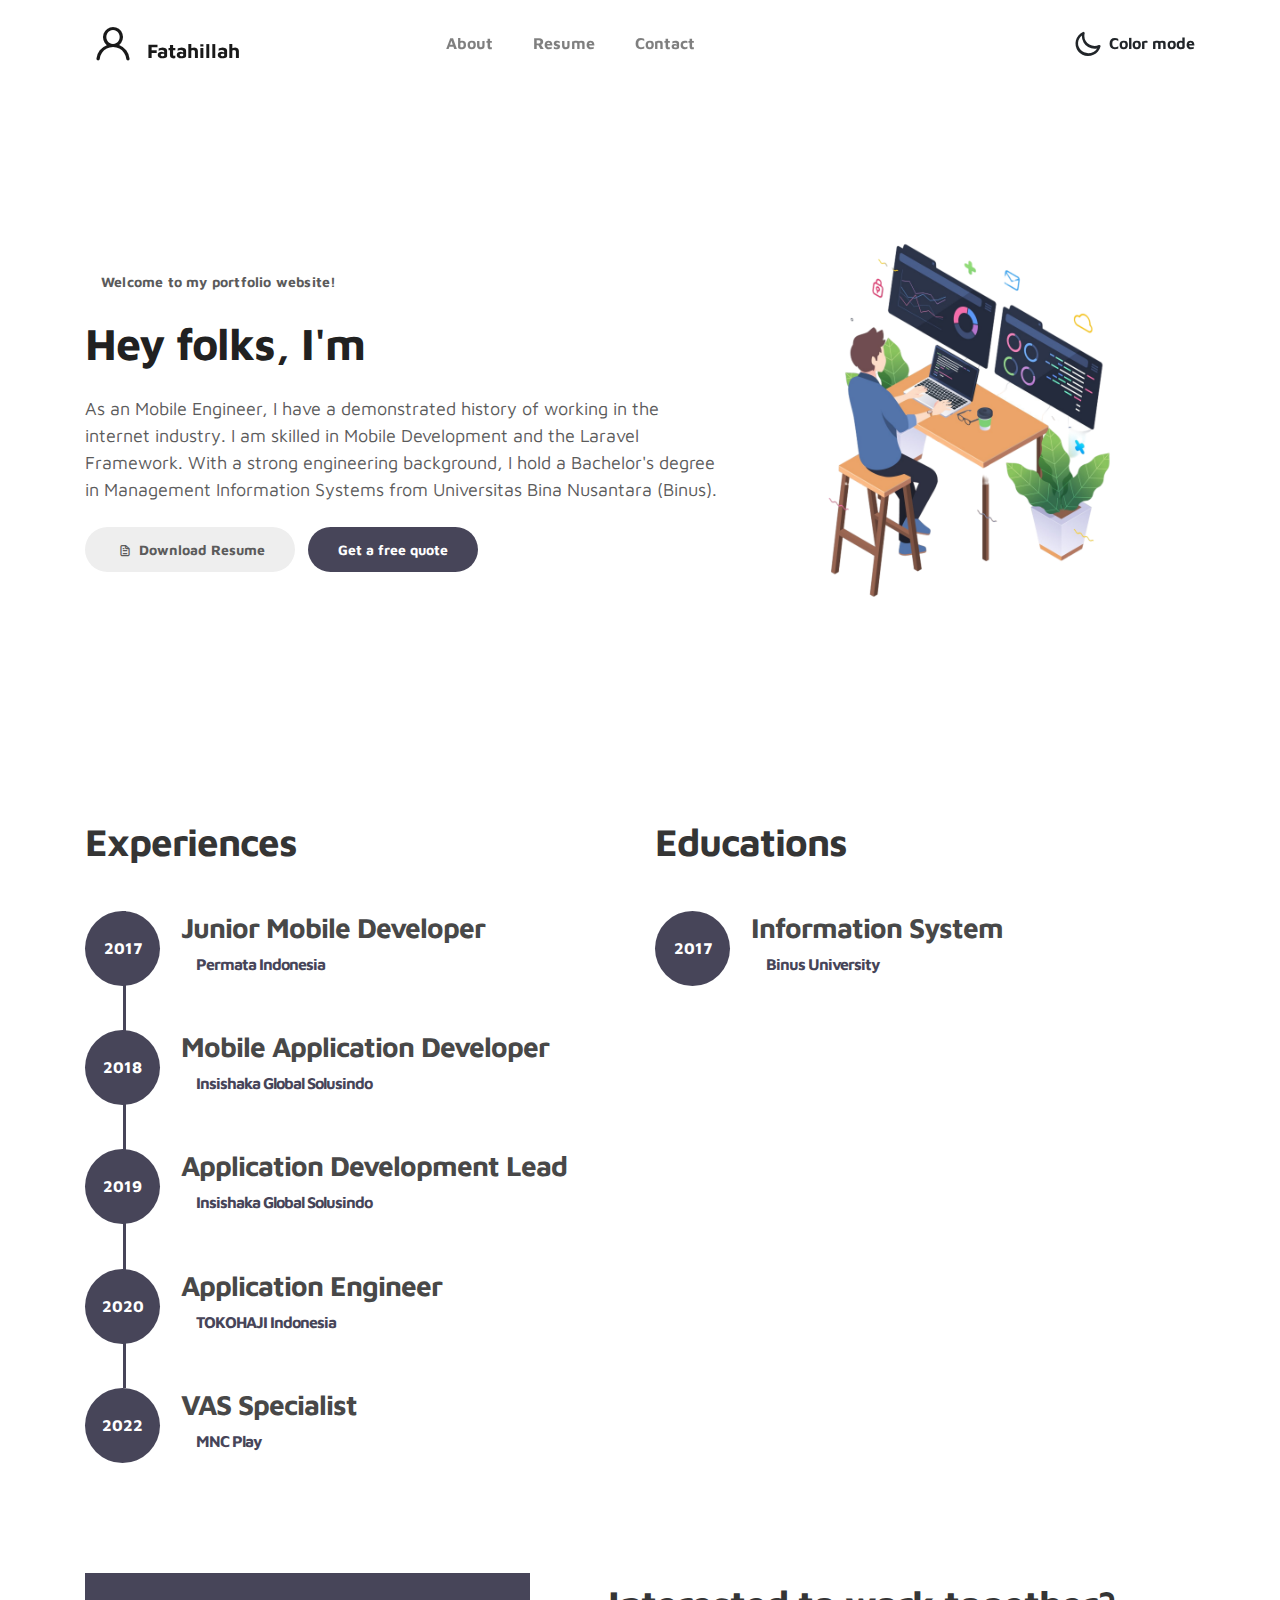
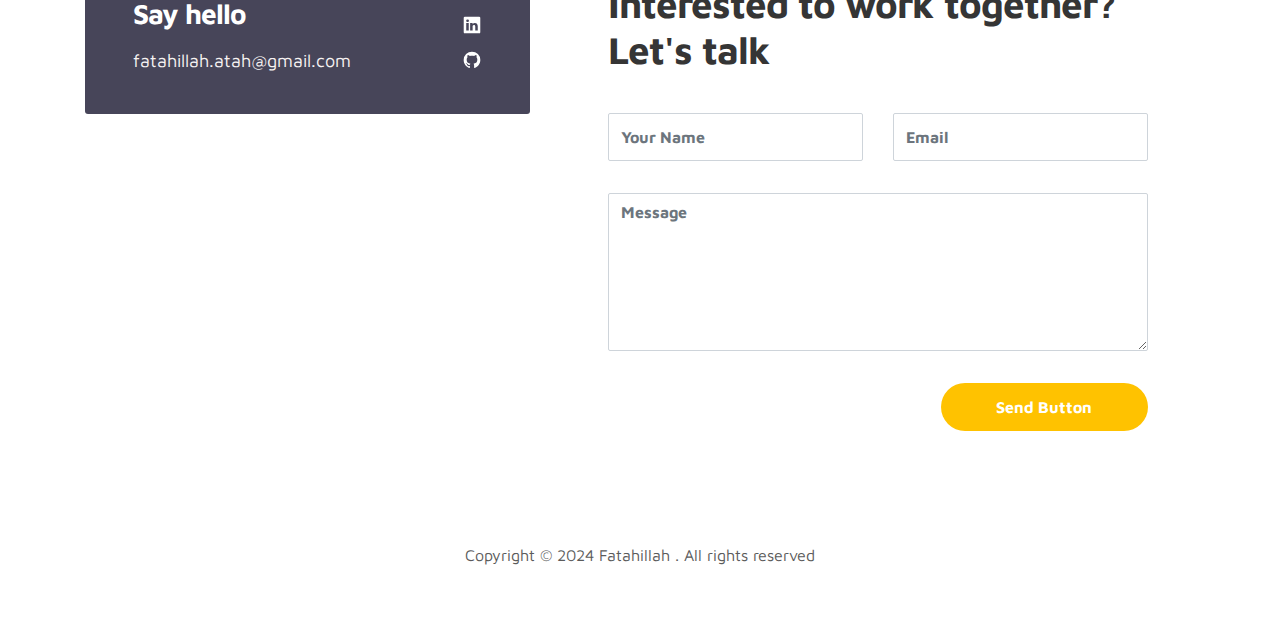
<file: index.html>
<!doctype html>
<html lang="en">
  <head>
    <meta charset="utf-8">
    <meta name="viewport" content="width=device-width, initial-scale=1, shrink-to-fit=no">
    <meta name="description" content="">
    <meta name="author" content="">

    <title>Fatahillah | Portofolio</title>

    <link rel="stylesheet" href="css/bootstrap.min.css">
    <link rel="stylesheet" href="css/unicons.css">
    <link rel="stylesheet" href="css/owl.carousel.min.css">
    <link rel="stylesheet" href="css/owl.theme.default.min.css">

    <!-- MAIN STYLE -->
    <link rel="stylesheet" href="css/tooplate-style.css">
    
<!--

Tooplate 2115 Marvel

https://www.tooplate.com/view/2115-marvel

-->
  </head>
  <body>

    <!-- MENU -->
    <nav class="navbar navbar-expand-sm navbar-light">
        <div class="container">
            <a class="navbar-brand" href="index.html"><i class='uil uil-user'></i> Fatahillah</a>

            <button class="navbar-toggler" type="button" data-toggle="collapse" data-target="#navbarNav" aria-controls="navbarNav" aria-expanded="false"
                aria-label="Toggle navigation">
                <span class="navbar-toggler-icon"></span>
                <span class="navbar-toggler-icon"></span>
                <span class="navbar-toggler-icon"></span>
            </button>

            <div class="collapse navbar-collapse" id="navbarNav">
                <ul class="navbar-nav mx-auto">
                    <li class="nav-item">
                        <a href="#about" class="nav-link"><span data-hover="About">About</span></a>
                    </li>
                    <!-- <li class="nav-item">
                        <a href="#project" class="nav-link"><span data-hover="Projects">Projects</span></a>
                    </li> -->
                    <li class="nav-item">
                        <a href="#resume" class="nav-link"><span data-hover="Resume">Resume</span></a>
                    </li>
                    <li class="nav-item">
                        <a href="#contact" class="nav-link"><span data-hover="Contact">Contact</span></a>
                    </li>
                </ul>

                <ul class="navbar-nav ml-lg-auto">
                    <div class="ml-lg-4">
                      <div class="color-mode d-lg-flex justify-content-center align-items-center">
                        <i class="color-mode-icon"></i>
                        Color mode
                      </div>
                    </div>
                </ul>
            </div>
        </div>
    </nav>

    <!-- ABOUT -->
    <section class="about full-screen d-lg-flex justify-content-center align-items-center" id="about">
        <div class="container">
            <div class="row">
                
                <div class="col-lg-7 col-md-12 col-12 d-flex align-items-center">
                    <div class="about-text">
                        <small class="small-text">Welcome to <span class="mobile-block">my portfolio website!</span></small>
                        <h1 class="animated animated-text">
                            <span class="mr-2">Hey folks, I'm</span>
                                <div class="animated-info">
                                    <span class="animated-item">Fatahillah</span>
                                    <span class="animated-item">Mobile Dev</span>
                                    <span class="animated-item">Web Dev</span>
                                </div>
                        </h1>

                        <p>As an Mobile Engineer, I have a demonstrated history of working in the internet industry. I am skilled in Mobile Development and the Laravel Framework. With a strong engineering background, I hold a Bachelor's degree in Management Information Systems from Universitas Bina Nusantara (Binus).</p>
                        
                        <div class="custom-btn-group mt-4">
                          <a href="doc/resume.pdf" target="_blank" class="btn mr-lg-2 custom-btn"><i class='uil uil-file-alt'></i> Download Resume</a>
                          <a href="#contact" class="btn custom-btn custom-btn-bg custom-btn-link">Get a free quote</a>
                        </div>
                    </div>
                </div>

                <div class="col-lg-5 col-md-12 col-12">
                    <div class="about-image svg">
                        <img src="images/undraw/intro_illustrator.png" class="img-fluid" alt="svg image">
                    </div>
                </div>

            </div>
        </div>
    </section>

    <!-- PROJECTS
    <section class="project py-5" id="project">
        <div class="container">
                
                <div class="row">
                  <div class="col-lg-11 text-center mx-auto col-12">

                      <div class="col-lg-8 mx-auto">
                        <h2>Things I have designed for digital media agencies</h2>
                      </div>

                      <div class="owl-carousel owl-theme">
                        <div class="item">
                          <div class="project-info">
                            <img src="images/project/project-image01.png" class="img-fluid" alt="project image">
                          </div>
                        </div>

                        <div class="item">
                          <div class="project-info">
                            <img src="images/project/project-image02.png" class="img-fluid" alt="project image">
                          </div>
                        </div>

                        <div class="item">
                          <div class="project-info">
                            <img src="images/project/project-image03.png" class="img-fluid" alt="project image">
                          </div>
                        </div>

                        <div class="item">
                          <div class="project-info">
                            <img src="images/project/project-image04.png" class="img-fluid" alt="project image">
                          </div>
                        </div>

                        <div class="item">
                          <div class="project-info">
                            <img src="images/project/project-image05.png" class="img-fluid" alt="project image">
                          </div>
                        </div>
                      </div>

                  </div>
                </div>
        </div>
    </section> -->

    <!-- FEATURES -->
    <section class="resume py-5 d-lg-flex justify-content-center align-items-center" id="resume">
        <div class="container">
            <div class="row">

                <div class="col-lg-6 col-12">
                  <h2 class="mb-4">Experiences</h2>

                    <div class="timeline">
                        <div class="timeline-wrapper">
                             <div class="timeline-yr">
                                  <span>2017</span>
                             </div>
                             <div class="timeline-info">
                                  <h3><span>Junior Mobile Developer</span><small>Permata Indonesia</small></h3>
                             </div>
                        </div>

                        <div class="timeline-wrapper">
                            <div class="timeline-yr">
                                <span>2018</span>
                            </div>
                            <div class="timeline-info">
                                <h3><span>Mobile Application Developer</span><small>Insishaka Global Solusindo</small></h3>
                            </div>
                        </div>

                        <div class="timeline-wrapper">
                            <div class="timeline-yr">
                                <span>2019</span>
                            </div>
                            <div class="timeline-info">
                                <h3><span>Application Development Lead</span><small>Insishaka Global Solusindo</small></h3>
                            </div>
                        </div>
                        
                        <div class="timeline-wrapper">
                            <div class="timeline-yr">
                                <span>2020</span>
                            </div>
                            <div class="timeline-info">
                                <h3><span>Application Engineer<br><small>TOKOHAJI Indonesia</small></h3>
                            </div>
                        </div>

                        <div class="timeline-wrapper">
                          <div class="timeline-yr">
                              <span>2022</span>
                          </div>
                          <div class="timeline-info">
                              <h3><span>VAS Specialist<br><small>MNC Play</small></h3>
                          </div>
                      </div>

                    </div>
                </div>

                <div class="col-lg-6 col-12">
                  <h2 class="mb-4 mobile-mt-2">Educations</h2>

                    <div class="timeline">
                        <div class="timeline-wrapper">
                             <div class="timeline-yr">
                                  <span>2017</span>
                             </div>
                             <div class="timeline-info">
                                  <h3><span>Information System</span><br><small>Binus University</small></h3>
                             </div>
                        </div>
                    </div>
                </div>
                
            </div>
        </div>
    </section>

    <!-- CONTACT -->
    <section class="contact py-5" id="contact">
      <div class="container">
        <div class="row">
          
          <div class="col-lg-5 mr-lg-5 col-12">
            <div class="contact-info d-flex justify-content-between align-items-center py-4 px-lg-5">
                <div class="contact-info-item">
                  <h3 class="mb-3 text-white">Say hello</h3>
                  <p><a href="mailto:hello@company.co">fatahillah.atah@gmail.com</a></p>
                </div>

                <ul class="social-links">
                     <li><a href="https://linkedin.com/in/fatahillah-bayzuri-hasyim" target="_blank" class="uil uil-linkedin" data-toggle="tooltip" data-placement="left" title="LinkedIn"></a></li>
                     <li><a href="https://github.com/atahfatahillah" target="_blank" class="uil mdi-github" data-toggle="tooltip" data-placement="left" title="Github"></a></li>
                </ul>
            </div>
          </div>

          <div class="col-lg-6 col-12">
            <div class="contact-form">
              <h2 class="mb-4">Interested to work together? Let's talk</h2>

              <form action="mailto:fatahillah.atah@gmail.com" method="post">
                <div class="row">
                  <div class="col-lg-6 col-12">
                    <input type="text" class="form-control" name="name" placeholder="Your Name" id="name">
                  </div>

                  <div class="col-lg-6 col-12">
                    <input type="email" class="form-control" name="email" placeholder="Email" id="email">
                  </div>

                  <div class="col-12">
                    <textarea name="message" rows="6" class="form-control" id="message" placeholder="Message"></textarea>
                  </div>

                  <div class="ml-lg-auto col-lg-5 col-12">
                    <input type="submit" class="form-control submit-btn" value="Send Button">
                  </div>
                </div>
              </form>
            </div>
          </div>

        </div>
      </div>
    </section>

    <!-- FOOTER -->
     <footer class="footer py-5">
          <div class="container">
               <div class="row">

                    <div class="col-lg-12 col-12">                                
                        <p class="copyright-text text-center">Copyright &copy; 2024 Fatahillah . All rights reserved</p>
                    </div>
                    
               </div>
          </div>
     </footer>

    <script src="js/jquery-3.3.1.min.js"></script>
    <script src="js/popper.min.js"></script>
    <script src="js/bootstrap.min.js"></script>
    <script src="js/Headroom.js"></script>
    <script src="js/jQuery.headroom.js"></script>
    <script src="js/owl.carousel.min.js"></script>
    <script src="js/smoothscroll.js"></script>
    <script src="js/custom.js"></script>

  </body>
</html>
</file>
<file: css/unicons.css>
@font-face {
  font-family: 'unicons';
  src: url('../font/unicons.eot?42479262');
  src: url('../font/unicons.eot?42479262#iefix') format('embedded-opentype'),
       url('../font/unicons.woff2?42479262') format('woff2'),
       url('../font/unicons.woff?42479262') format('woff'),
       url('../font/unicons.ttf?42479262') format('truetype'),
       url('../font/unicons.svg?42479262#unicons') format('svg');
  font-weight: normal;
  font-style: normal;
}
/* Chrome hack: SVG is rendered more smooth in Windozze. 100% magic, uncomment if you need it. */
/* Note, that will break hinting! In other OS-es font will be not as sharp as it could be */
/*
@media screen and (-webkit-min-device-pixel-ratio:0) {
  @font-face {
    font-family: 'unicons';
    src: url('../font/unicons.svg?42479262#unicons') format('svg');
  }
}
*/
 
 [class^="uil-"]:before, [class*=" uil-"]:before {
  font-family: "unicons";
  font-style: normal;
  font-weight: normal;
  speak: none;
 
  display: inline-block;
  text-decoration: inherit;
  width: 1em;
  margin-right: .2em;
  text-align: center;
  /* opacity: .8; */
 
  /* For safety - reset parent styles, that can break glyph codes*/
  font-variant: normal;
  text-transform: none;
 
  /* fix buttons height, for twitter bootstrap */
  line-height: 1em;
 
  /* Animation center compensation - margins should be symmetric */
  /* remove if not needed */
  margin-left: .2em;
 
  /* you can be more comfortable with increased icons size */
  /* font-size: 120%; */
 
  /* Font smoothing. That was taken from TWBS */
  -webkit-font-smoothing: antialiased;
  -moz-osx-font-smoothing: grayscale;
 
  /* Uncomment for 3D effect */
  /* text-shadow: 1px 1px 1px rgba(127, 127, 127, 0.3); */
}
 
.uil-abacus:before { content: '\e800'; } /* '' */
.uil-accessible-icon-alt:before { content: '\e801'; } /* '' */
.uil-adjust-alt:before { content: '\e802'; } /* '' */
.uil-adjust-circle:before { content: '\e803'; } /* '' */
.uil-adjust-half:before { content: '\e804'; } /* '' */
.uil-adjust:before { content: '\e805'; } /* '' */
.uil-airplay:before { content: '\e806'; } /* '' */
.uil-align-alt:before { content: '\e807'; } /* '' */
.uil-align-center-alt:before { content: '\e808'; } /* '' */
.uil-align-center-h:before { content: '\e809'; } /* '' */
.uil-align-center-justify:before { content: '\e80a'; } /* '' */
.uil-align-center-v:before { content: '\e80b'; } /* '' */
.uil-align-center:before { content: '\e80c'; } /* '' */
.uil-align-justify:before { content: '\e80d'; } /* '' */
.uil-align-left-justify:before { content: '\e80e'; } /* '' */
.uil-align-left:before { content: '\e80f'; } /* '' */
.uil-align-letter-right:before { content: '\e810'; } /* '' */
.uil-align-right-justify:before { content: '\e811'; } /* '' */
.uil-align-right:before { content: '\e812'; } /* '' */
.uil-align:before { content: '\e813'; } /* '' */
.uil-ambulance:before { content: '\e814'; } /* '' */
.uil-analysis:before { content: '\e815'; } /* '' */
.uil-analytics:before { content: '\e816'; } /* '' */
.uil-anchor:before { content: '\e817'; } /* '' */
.uil-android-phone-slash:before { content: '\e818'; } /* '' */
.uil-angle-double-down:before { content: '\e819'; } /* '' */
.uil-angle-double-left:before { content: '\e81a'; } /* '' */
.uil-angle-double-right:before { content: '\e81b'; } /* '' */
.uil-angle-double-up:before { content: '\e81c'; } /* '' */
.uil-angle-down:before { content: '\e81d'; } /* '' */
.uil-angle-left:before { content: '\e81e'; } /* '' */
.uil-angle-right-b:before { content: '\e81f'; } /* '' */
.uil-angle-right:before { content: '\e820'; } /* '' */
.uil-angle-up:before { content: '\e821'; } /* '' */
.uil-annoyed-alt:before { content: '\e822'; } /* '' */
.uil-annoyed:before { content: '\e823'; } /* '' */
.uil-apps:before { content: '\e824'; } /* '' */
.uil-archive-alt:before { content: '\e825'; } /* '' */
.uil-archive:before { content: '\e826'; } /* '' */
.uil-arrow-break:before { content: '\e827'; } /* '' */
.uil-arrow-circle-down:before { content: '\e828'; } /* '' */
.uil-arrow-circle-left:before { content: '\e829'; } /* '' */
.uil-arrow-circle-right:before { content: '\e82a'; } /* '' */
.uil-arrow-circle-up:before { content: '\e82b'; } /* '' */
.uil-arrow-compress-h:before { content: '\e82c'; } /* '' */
.uil-arrow-down-left:before { content: '\e82d'; } /* '' */
.uil-arrow-down-right:before { content: '\e82e'; } /* '' */
.uil-arrow-down:before { content: '\e82f'; } /* '' */
.uil-arrow-from-right:before { content: '\e830'; } /* '' */
.uil-arrow-from-top:before { content: '\e831'; } /* '' */
.uil-arrow-growth:before { content: '\e832'; } /* '' */
.uil-arrow-left:before { content: '\e833'; } /* '' */
.uil-arrow-random:before { content: '\e834'; } /* '' */
.uil-arrow-resize-diagonal:before { content: '\e835'; } /* '' */
.uil-arrow-right:before { content: '\e836'; } /* '' */
.uil-arrow-to-bottom:before { content: '\e837'; } /* '' */
.uil-arrow-to-right:before { content: '\e838'; } /* '' */
.uil-arrow-up-left:before { content: '\e839'; } /* '' */
.uil-arrow-up-right:before { content: '\e83a'; } /* '' */
.uil-arrow-up:before { content: '\e83b'; } /* '' */
.uil-arrows-h-alt:before { content: '\e83c'; } /* '' */
.uil-arrows-h:before { content: '\e83d'; } /* '' */
.uil-arrows-left-down:before { content: '\e83e'; } /* '' */
.uil-arrows-maximize:before { content: '\e83f'; } /* '' */
.uil-arrows-merge:before { content: '\e840'; } /* '' */
.uil-arrows-resize-h:before { content: '\e841'; } /* '' */
.uil-arrows-resize-v:before { content: '\e842'; } /* '' */
.uil-arrows-resize:before { content: '\e843'; } /* '' */
.uil-arrows-right-down:before { content: '\e844'; } /* '' */
.uil-arrows-shrink-h:before { content: '\e845'; } /* '' */
.uil-arrows-shrink-v:before { content: '\e846'; } /* '' */
.uil-arrows-up-right:before { content: '\e847'; } /* '' */
.uil-arrows-v-alt:before { content: '\e848'; } /* '' */
.uil-arrows-v:before { content: '\e849'; } /* '' */
.uil-at:before { content: '\e84a'; } /* '' */
.uil-atm-card:before { content: '\e84b'; } /* '' */
.uil-atom:before { content: '\e84c'; } /* '' */
.uil-auto-flash:before { content: '\e84d'; } /* '' */
.uil-award-alt:before { content: '\e84e'; } /* '' */
.uil-award:before { content: '\e84f'; } /* '' */
.uil-baby-carriage:before { content: '\e850'; } /* '' */
.uil-backpack:before { content: '\e851'; } /* '' */
.uil-backspace:before { content: '\e852'; } /* '' */
.uil-backward:before { content: '\e853'; } /* '' */
.uil-bag-alt:before { content: '\e854'; } /* '' */
.uil-bag-slash:before { content: '\e855'; } /* '' */
.uil-bag:before { content: '\e856'; } /* '' */
.uil-ball:before { content: '\e857'; } /* '' */
.uil-ban:before { content: '\e858'; } /* '' */
.uil-bars:before { content: '\e859'; } /* '' */
.uil-basketball-hoop:before { content: '\e85a'; } /* '' */
.uil-basketball:before { content: '\e85b'; } /* '' */
.uil-battery-bolt:before { content: '\e85c'; } /* '' */
.uil-battery-empty:before { content: '\e85d'; } /* '' */
.uil-bed-double:before { content: '\e85e'; } /* '' */
.uil-bed:before { content: '\e85f'; } /* '' */
.uil-bell-school:before { content: '\e860'; } /* '' */
.uil-bell-slash:before { content: '\e861'; } /* '' */
.uil-bill:before { content: '\e862'; } /* '' */
.uil-bitcoin-circle:before { content: '\e863'; } /* '' */
.uil-bitcoin:before { content: '\e864'; } /* '' */
.uil-bluetooth-b:before { content: '\e865'; } /* '' */
.uil-bolt-alt:before { content: '\e866'; } /* '' */
.uil-bolt-slash:before { content: '\e867'; } /* '' */
.uil-bolt:before { content: '\e868'; } /* '' */
.uil-book-alt:before { content: '\e869'; } /* '' */
.uil-book-medical:before { content: '\e86a'; } /* '' */
.uil-book-open:before { content: '\e86b'; } /* '' */
.uil-book-reader:before { content: '\e86c'; } /* '' */
.uil-book:before { content: '\e86d'; } /* '' */
.uil-bookmark-full:before { content: '\e86e'; } /* '' */
.uil-bookmark:before { content: '\e86f'; } /* '' */
.uil-books:before { content: '\e870'; } /* '' */
.uil-boombox:before { content: '\e871'; } /* '' */
.uil-border-alt:before { content: '\e872'; } /* '' */
.uil-border-bottom:before { content: '\e873'; } /* '' */
.uil-border-clear:before { content: '\e874'; } /* '' */
.uil-border-horizontal:before { content: '\e875'; } /* '' */
.uil-border-inner:before { content: '\e876'; } /* '' */
.uil-border-left:before { content: '\e877'; } /* '' */
.uil-border-out:before { content: '\e878'; } /* '' */
.uil-border-right:before { content: '\e879'; } /* '' */
.uil-border-top:before { content: '\e87a'; } /* '' */
.uil-border-vertical:before { content: '\e87b'; } /* '' */
.uil-box:before { content: '\e87c'; } /* '' */
.uil-briefcase-alt:before { content: '\e87d'; } /* '' */
.uil-briefcase:before { content: '\e87e'; } /* '' */
.uil-bright:before { content: '\e87f'; } /* '' */
.uil-brightness-empty:before { content: '\e880'; } /* '' */
.uil-brightness-half:before { content: '\e881'; } /* '' */
.uil-brightness-low:before { content: '\e882'; } /* '' */
.uil-brightness-minus:before { content: '\e883'; } /* '' */
.uil-brightness-plus:before { content: '\e884'; } /* '' */
.uil-brightness:before { content: '\e885'; } /* '' */
.uil-bring-bottom:before { content: '\e886'; } /* '' */
.uil-bring-front:before { content: '\e887'; } /* '' */
.uil-brush-alt:before { content: '\e888'; } /* '' */
.uil-bug:before { content: '\e889'; } /* '' */
.uil-building:before { content: '\e88a'; } /* '' */
.uil-bullseye:before { content: '\e88b'; } /* '' */
.uil-bus-alt:before { content: '\e88c'; } /* '' */
.uil-bus-school:before { content: '\e88d'; } /* '' */
.uil-bus:before { content: '\e88e'; } /* '' */
.uil-calcualtor:before { content: '\e88f'; } /* '' */
.uil-calculator-alt:before { content: '\e890'; } /* '' */
.uil-calendar-alt:before { content: '\e891'; } /* '' */
.uil-calendar-slash:before { content: '\e892'; } /* '' */
.uil-calender:before { content: '\e893'; } /* '' */
.uil-calling:before { content: '\e894'; } /* '' */
.uil-camera-plus:before { content: '\e895'; } /* '' */
.uil-camera-slash:before { content: '\e896'; } /* '' */
.uil-camera:before { content: '\e897'; } /* '' */
.uil-cancel:before { content: '\e898'; } /* '' */
.uil-capsule:before { content: '\e899'; } /* '' */
.uil-capture:before { content: '\e89a'; } /* '' */
.uil-car-sideview:before { content: '\e89b'; } /* '' */
.uil-car-slash:before { content: '\e89c'; } /* '' */
.uil-car-wash:before { content: '\e89d'; } /* '' */
.uil-car:before { content: '\e89e'; } /* '' */
.uil-card-atm:before { content: '\e89f'; } /* '' */
.uil-caret-right:before { content: '\e8a0'; } /* '' */
.uil-cart:before { content: '\e8a1'; } /* '' */
.uil-cell:before { content: '\e8a2'; } /* '' */
.uil-celsius:before { content: '\e8a3'; } /* '' */
.uil-chart-bar-alt:before { content: '\e8a4'; } /* '' */
.uil-chart-bar:before { content: '\e8a5'; } /* '' */
.uil-chart-down:before { content: '\e8a6'; } /* '' */
.uil-chart-growth-alt:before { content: '\e8a7'; } /* '' */
.uil-chart-growth:before { content: '\e8a8'; } /* '' */
.uil-chart-line:before { content: '\e8a9'; } /* '' */
.uil-chart-pie-alt:before { content: '\e8aa'; } /* '' */
.uil-chart-pie:before { content: '\e8ab'; } /* '' */
.uil-chart:before { content: '\e8ac'; } /* '' */
.uil-chat-bubble-user:before { content: '\e8ad'; } /* '' */
.uil-chat-info:before { content: '\e8ae'; } /* '' */
.uil-chat:before { content: '\e8af'; } /* '' */
.uil-check-circle:before { content: '\e8b0'; } /* '' */
.uil-check-square:before { content: '\e8b1'; } /* '' */
.uil-check:before { content: '\e8b2'; } /* '' */
.uil-circle-layer:before { content: '\e8b3'; } /* '' */
.uil-circle:before { content: '\e8b4'; } /* '' */
.uil-circuit:before { content: '\e8b5'; } /* '' */
.uil-clapper-board:before { content: '\e8b6'; } /* '' */
.uil-clipboard-alt:before { content: '\e8b7'; } /* '' */
.uil-clipboard-blank:before { content: '\e8b8'; } /* '' */
.uil-clipboard-notes:before { content: '\e8b9'; } /* '' */
.uil-clipboard:before { content: '\e8ba'; } /* '' */
.uil-clock-eight:before { content: '\e8bb'; } /* '' */
.uil-clock-five:before { content: '\e8bc'; } /* '' */
.uil-clock-nine:before { content: '\e8bd'; } /* '' */
.uil-clock-seven:before { content: '\e8be'; } /* '' */
.uil-clock-ten:before { content: '\e8bf'; } /* '' */
.uil-clock-three:before { content: '\e8c0'; } /* '' */
.uil-clock-two:before { content: '\e8c1'; } /* '' */
.uil-clock:before { content: '\e8c2'; } /* '' */
.uil-closed-captioning:before { content: '\e8c3'; } /* '' */
.uil-cloud-block:before { content: '\e8c4'; } /* '' */
.uil-cloud-bookmark:before { content: '\e8c5'; } /* '' */
.uil-cloud-check:before { content: '\e8c6'; } /* '' */
.uil-cloud-computing:before { content: '\e8c7'; } /* '' */
.uil-cloud-data-connection:before { content: '\e8c8'; } /* '' */
.uil-cloud-database-tree:before { content: '\e8c9'; } /* '' */
.uil-cloud-download:before { content: '\e8ca'; } /* '' */
.uil-cloud-drizzle:before { content: '\e8cb'; } /* '' */
.uil-cloud-exclamation:before { content: '\e8cc'; } /* '' */
.uil-cloud-hail:before { content: '\e8cd'; } /* '' */
.uil-cloud-heart:before { content: '\e8ce'; } /* '' */
.uil-cloud-info:before { content: '\e8cf'; } /* '' */
.uil-cloud-lock:before { content: '\e8d0'; } /* '' */
.uil-cloud-meatball:before { content: '\e8d1'; } /* '' */
.uil-cloud-moon-hail:before { content: '\e8d2'; } /* '' */
.uil-cloud-moon-meatball:before { content: '\e8d3'; } /* '' */
.uil-cloud-moon-rain:before { content: '\e8d4'; } /* '' */
.uil-cloud-moon-showers:before { content: '\e8d5'; } /* '' */
.uil-cloud-moon:before { content: '\e8d6'; } /* '' */
.uil-cloud-question:before { content: '\e8d7'; } /* '' */
.uil-cloud-rain-sun:before { content: '\e8d8'; } /* '' */
.uil-cloud-rain:before { content: '\e8d9'; } /* '' */
.uil-cloud-redo:before { content: '\e8da'; } /* '' */
.uil-cloud-set:before { content: '\e8db'; } /* '' */
.uil-cloud-share:before { content: '\e8dc'; } /* '' */
.uil-cloud-shield:before { content: '\e8dd'; } /* '' */
.uil-cloud-showers-alt:before { content: '\e8de'; } /* '' */
.uil-cloud-showers-heavy:before { content: '\e8df'; } /* '' */
.uil-cloud-showers:before { content: '\e8e0'; } /* '' */
.uil-cloud-slash:before { content: '\e8e1'; } /* '' */
.uil-cloud-sun-hail:before { content: '\e8e2'; } /* '' */
.uil-cloud-sun-meatball:before { content: '\e8e3'; } /* '' */
.uil-cloud-sun-rain-alt:before { content: '\e8e4'; } /* '' */
.uil-cloud-sun-rain:before { content: '\e8e5'; } /* '' */
.uil-cloud-sun-tear:before { content: '\e8e6'; } /* '' */
.uil-cloud-sun:before { content: '\e8e7'; } /* '' */
.uil-cloud-times:before { content: '\e8e8'; } /* '' */
.uil-cloud-unlock:before { content: '\e8e9'; } /* '' */
.uil-cloud-upload:before { content: '\e8ea'; } /* '' */
.uil-cloud-wifi:before { content: '\e8eb'; } /* '' */
.uil-cloud-wind:before { content: '\e8ec'; } /* '' */
.uil-cloud:before { content: '\e8ed'; } /* '' */
.uil-clouds:before { content: '\e8ee'; } /* '' */
.uil-club:before { content: '\e8ef'; } /* '' */
.uil-code:before { content: '\e8f0'; } /* '' */
.uil-coffee:before { content: '\e8f1'; } /* '' */
.uil-cog:before { content: '\e8f2'; } /* '' */
.uil-coins:before { content: '\e8f3'; } /* '' */
.uil-columns:before { content: '\e8f4'; } /* '' */
.uil-comment-alt-block:before { content: '\e8f5'; } /* '' */
.uil-comment-alt-chart-lines:before { content: '\e8f6'; } /* '' */
.uil-comment-alt-check:before { content: '\e8f7'; } /* '' */
.uil-comment-alt-dots:before { content: '\e8f8'; } /* '' */
.uil-comment-alt-download:before { content: '\e8f9'; } /* '' */
.uil-comment-alt-edit:before { content: '\e8fa'; } /* '' */
.uil-comment-alt-exclamation:before { content: '\e8fb'; } /* '' */
.uil-comment-alt-heart:before { content: '\e8fc'; } /* '' */
.uil-comment-alt-image:before { content: '\e8fd'; } /* '' */
.uil-comment-alt-info:before { content: '\e8fe'; } /* '' */
.uil-comment-alt-lines:before { content: '\e8ff'; } /* '' */
.uil-comment-alt-lock:before { content: '\e900'; } /* '' */
.uil-comment-alt-medical:before { content: '\e901'; } /* '' */
.uil-comment-alt-message:before { content: '\e902'; } /* '' */
.uil-comment-alt-notes:before { content: '\e903'; } /* '' */
.uil-comment-alt-plus:before { content: '\e904'; } /* '' */
.uil-comment-alt-question:before { content: '\e905'; } /* '' */
.uil-comment-alt-redo:before { content: '\e906'; } /* '' */
.uil-comment-alt-search:before { content: '\e907'; } /* '' */
.uil-comment-alt-share:before { content: '\e908'; } /* '' */
.uil-comment-alt-shield:before { content: '\e909'; } /* '' */
.uil-comment-alt-upload:before { content: '\e90a'; } /* '' */
.uil-comment-alt-verify:before { content: '\e90b'; } /* '' */
.uil-comment-alt:before { content: '\e90c'; } /* '' */
.uil-comment-block:before { content: '\e90d'; } /* '' */
.uil-comment-chart-line:before { content: '\e90e'; } /* '' */
.uil-comment-check:before { content: '\e90f'; } /* '' */
.uil-comment-dots:before { content: '\e910'; } /* '' */
.uil-comment-download:before { content: '\e911'; } /* '' */
.uil-comment-edit:before { content: '\e912'; } /* '' */
.uil-comment-exclamation:before { content: '\e913'; } /* '' */
.uil-comment-heart:before { content: '\e914'; } /* '' */
.uil-comment-image:before { content: '\e915'; } /* '' */
.uil-comment-info-alt:before { content: '\e916'; } /* '' */
.uil-comment-info:before { content: '\e917'; } /* '' */
.uil-comment-lines:before { content: '\e918'; } /* '' */
.uil-comment-lock:before { content: '\e919'; } /* '' */
.uil-comment-medical:before { content: '\e91a'; } /* '' */
.uil-comment-message:before { content: '\e91b'; } /* '' */
.uil-comment-notes:before { content: '\e91c'; } /* '' */
.uil-comment-plus:before { content: '\e91d'; } /* '' */
.uil-comment-question:before { content: '\e91e'; } /* '' */
.uil-comment-redo:before { content: '\e91f'; } /* '' */
.uil-comment-search:before { content: '\e920'; } /* '' */
.uil-comment-share:before { content: '\e921'; } /* '' */
.uil-comment-shield:before { content: '\e922'; } /* '' */
.uil-comment-slash:before { content: '\e923'; } /* '' */
.uil-comment-upload:before { content: '\e924'; } /* '' */
.uil-comment-verify:before { content: '\e925'; } /* '' */
.uil-comment:before { content: '\e926'; } /* '' */
.uil-comments-alt:before { content: '\e927'; } /* '' */
.uil-comments:before { content: '\e928'; } /* '' */
.uil-commnet-alt-slash:before { content: '\e929'; } /* '' */
.uil-compact-disc:before { content: '\e92a'; } /* '' */
.uil-compass:before { content: '\e92b'; } /* '' */
.uil-compress-alt-left:before { content: '\e92c'; } /* '' */
.uil-compress-alt:before { content: '\e92d'; } /* '' */
.uil-compress-arrows:before { content: '\e92e'; } /* '' */
.uil-compress-lines:before { content: '\e92f'; } /* '' */
.uil-compress-point:before { content: '\e930'; } /* '' */
.uil-compress-v:before { content: '\e931'; } /* '' */
.uil-compress:before { content: '\e932'; } /* '' */
.uil-computer-mouse:before { content: '\e933'; } /* '' */
.uil-confused:before { content: '\e934'; } /* '' */
.uil-constructor:before { content: '\e935'; } /* '' */
.uil-copy-alt:before { content: '\e936'; } /* '' */
.uil-copy-landscape:before { content: '\e937'; } /* '' */
.uil-copy:before { content: '\e938'; } /* '' */
.uil-copyright:before { content: '\e939'; } /* '' */
.uil-corner-down-left:before { content: '\e93a'; } /* '' */
.uil-corner-down-right-alt:before { content: '\e93b'; } /* '' */
.uil-corner-down-right:before { content: '\e93c'; } /* '' */
.uil-corner-left-down:before { content: '\e93d'; } /* '' */
.uil-corner-right-down:before { content: '\e93e'; } /* '' */
.uil-corner-up-left-alt:before { content: '\e93f'; } /* '' */
.uil-corner-up-left:before { content: '\e940'; } /* '' */
.uil-corner-up-right-alt:before { content: '\e941'; } /* '' */
.uil-corner-up-right:before { content: '\e942'; } /* '' */
.uil-creative-commons-pd-alt:before { content: '\e943'; } /* '' */
.uil-creative-commons-pd:before { content: '\e944'; } /* '' */
.uil-crockery:before { content: '\e945'; } /* '' */
.uil-crop-alt-rotate-left:before { content: '\e946'; } /* '' */
.uil-crop-alt-rotate-right:before { content: '\e947'; } /* '' */
.uil-crop-alt:before { content: '\e948'; } /* '' */
.uil-crosshair-alt:before { content: '\e949'; } /* '' */
.uil-crosshair:before { content: '\e94a'; } /* '' */
.uil-crosshairs:before { content: '\e94b'; } /* '' */
.uil-cube:before { content: '\e94c'; } /* '' */
.uil-data-sharing:before { content: '\e94d'; } /* '' */
.uil-database-alt:before { content: '\e94e'; } /* '' */
.uil-database:before { content: '\e94f'; } /* '' */
.uil-desert:before { content: '\e950'; } /* '' */
.uil-desktop-alt-slash:before { content: '\e951'; } /* '' */
.uil-desktop-alt:before { content: '\e952'; } /* '' */
.uil-desktop-cloud-alt:before { content: '\e953'; } /* '' */
.uil-desktop-slash:before { content: '\e954'; } /* '' */
.uil-desktop:before { content: '\e955'; } /* '' */
.uil-dialpad-alt:before { content: '\e956'; } /* '' */
.uil-dialpad:before { content: '\e957'; } /* '' */
.uil-diamond:before { content: '\e958'; } /* '' */
.uil-diary-alt:before { content: '\e959'; } /* '' */
.uil-diary:before { content: '\e95a'; } /* '' */
.uil-dice-five:before { content: '\e95b'; } /* '' */
.uil-dice-four:before { content: '\e95c'; } /* '' */
.uil-dice-one:before { content: '\e95d'; } /* '' */
.uil-dice-six:before { content: '\e95e'; } /* '' */
.uil-dice-three:before { content: '\e95f'; } /* '' */
.uil-dice-two:before { content: '\e960'; } /* '' */
.uil-direction:before { content: '\e961'; } /* '' */
.uil-directions:before { content: '\e962'; } /* '' */
.uil-dizzy-meh:before { content: '\e963'; } /* '' */
.uil-dna:before { content: '\e964'; } /* '' */
.uil-document-layout-center:before { content: '\e965'; } /* '' */
.uil-document-layout-left:before { content: '\e966'; } /* '' */
.uil-document-layout-right:before { content: '\e967'; } /* '' */
.uil-document:before { content: '\e968'; } /* '' */
.uil-dollar-alt:before { content: '\e969'; } /* '' */
.uil-dollar-sign-alt:before { content: '\e96a'; } /* '' */
.uil-dollar-sign:before { content: '\e96b'; } /* '' */
.uil-down-arrow:before { content: '\e96c'; } /* '' */
.uil-download-alt:before { content: '\e96d'; } /* '' */
.uil-dribbble:before { content: '\e96e'; } /* '' */
.uil-drill:before { content: '\e96f'; } /* '' */
.uil-dropbox:before { content: '\e970'; } /* '' */
.uil-dumbbell:before { content: '\e971'; } /* '' */
.uil-edit-alt:before { content: '\e972'; } /* '' */
.uil-edit:before { content: '\e973'; } /* '' */
.uil-ellipsis-h:before { content: '\e974'; } /* '' */
.uil-ellipsis-v:before { content: '\e975'; } /* '' */
.uil-emoji:before { content: '\e976'; } /* '' */
.uil-enter:before { content: '\e977'; } /* '' */
.uil-entry:before { content: '\e978'; } /* '' */
.uil-envelope-add:before { content: '\e979'; } /* '' */
.uil-envelope-alt:before { content: '\e97a'; } /* '' */
.uil-envelope-block:before { content: '\e97b'; } /* '' */
.uil-envelope-bookmark:before { content: '\e97c'; } /* '' */
.uil-envelope-check:before { content: '\e97d'; } /* '' */
.uil-envelope-download-alt:before { content: '\e97e'; } /* '' */
.uil-envelope-download:before { content: '\e97f'; } /* '' */
.uil-envelope-edit:before { content: '\e980'; } /* '' */
.uil-envelope-exclamation:before { content: '\e981'; } /* '' */
.uil-envelope-heart:before { content: '\e982'; } /* '' */
.uil-envelope-info:before { content: '\e983'; } /* '' */
.uil-envelope-lock:before { content: '\e984'; } /* '' */
.uil-envelope-minus:before { content: '\e985'; } /* '' */
.uil-envelope-open:before { content: '\e986'; } /* '' */
.uil-envelope-question:before { content: '\e987'; } /* '' */
.uil-envelope-receive:before { content: '\e988'; } /* '' */
.uil-envelope-redo:before { content: '\e989'; } /* '' */
.uil-envelope-search:before { content: '\e98a'; } /* '' */
.uil-envelope-send:before { content: '\e98b'; } /* '' */
.uil-envelope-share:before { content: '\e98c'; } /* '' */
.uil-envelope-shield:before { content: '\e98d'; } /* '' */
.uil-envelope-star:before { content: '\e98e'; } /* '' */
.uil-envelope-times:before { content: '\e98f'; } /* '' */
.uil-envelope-upload-alt:before { content: '\e990'; } /* '' */
.uil-envelope-upload:before { content: '\e991'; } /* '' */
.uil-envelope:before { content: '\e992'; } /* '' */
.uil-envelopes:before { content: '\e993'; } /* '' */
.uil-equal-circle:before { content: '\e994'; } /* '' */
.uil-euro-circle:before { content: '\e995'; } /* '' */
.uil-euro:before { content: '\e996'; } /* '' */
.uil-exchange-alt:before { content: '\e997'; } /* '' */
.uil-exchange:before { content: '\e998'; } /* '' */
.uil-exclamation-circle:before { content: '\e999'; } /* '' */
.uil-exclamation-octagon:before { content: '\e99a'; } /* '' */
.uil-exclamation-triangle:before { content: '\e99b'; } /* '' */
.uil-exclude:before { content: '\e99c'; } /* '' */
.uil-exit:before { content: '\e99d'; } /* '' */
.uil-expand-alt:before { content: '\e99e'; } /* '' */
.uil-expand-arrows-alt:before { content: '\e99f'; } /* '' */
.uil-expand-arrows:before { content: '\e9a0'; } /* '' */
.uil-expand-from-corner:before { content: '\e9a1'; } /* '' */
.uil-expand-left:before { content: '\e9a2'; } /* '' */
.uil-export:before { content: '\e9a3'; } /* '' */
.uil-exposure-alt:before { content: '\e9a4'; } /* '' */
.uil-exposure-increase:before { content: '\e9a5'; } /* '' */
.uil-external-link-alt:before { content: '\e9a6'; } /* '' */
.uil-eye-slash:before { content: '\e9a7'; } /* '' */
.uil-eye:before { content: '\e9a8'; } /* '' */
.uil-facebook:before { content: '\e9a9'; } /* '' */
.uil-fahrenheit:before { content: '\e9aa'; } /* '' */
.uil-fast-mail-alt:before { content: '\e9ab'; } /* '' */
.uil-fast-mail:before { content: '\e9ac'; } /* '' */
.uil-favorite:before { content: '\e9ad'; } /* '' */
.uil-feedback:before { content: '\e9ae'; } /* '' */
.uil-file-alt:before { content: '\e9af'; } /* '' */
.uil-file-blank:before { content: '\e9b0'; } /* '' */
.uil-file-block-alt:before { content: '\e9b1'; } /* '' */
.uil-file-bookmark-alt:before { content: '\e9b2'; } /* '' */
.uil-file-check-alt:before { content: '\e9b3'; } /* '' */
.uil-file-check:before { content: '\e9b4'; } /* '' */
.uil-file-contract-dollar:before { content: '\e9b5'; } /* '' */
.uil-file-copy-alt:before { content: '\e9b6'; } /* '' */
.uil-file-download-alt:before { content: '\e9b7'; } /* '' */
.uil-file-download:before { content: '\e9b8'; } /* '' */
.uil-file-edit-alt:before { content: '\e9b9'; } /* '' */
.uil-file-exclamation-alt:before { content: '\e9ba'; } /* '' */
.uil-file-exclamation:before { content: '\e9bb'; } /* '' */
.uil-file-heart:before { content: '\e9bc'; } /* '' */
.uil-file-info-alt:before { content: '\e9bd'; } /* '' */
.uil-file-landscape-alt:before { content: '\e9be'; } /* '' */
.uil-file-landscape:before { content: '\e9bf'; } /* '' */
.uil-file-lanscape-slash:before { content: '\e9c0'; } /* '' */
.uil-file-lock-alt:before { content: '\e9c1'; } /* '' */
.uil-file-medical-alt:before { content: '\e9c2'; } /* '' */
.uil-file-medical:before { content: '\e9c3'; } /* '' */
.uil-file-minus-alt:before { content: '\e9c4'; } /* '' */
.uil-file-minus:before { content: '\e9c5'; } /* '' */
.uil-file-network:before { content: '\e9c6'; } /* '' */
.uil-file-plus-alt:before { content: '\e9c7'; } /* '' */
.uil-file-plus:before { content: '\e9c8'; } /* '' */
.uil-file-question-alt:before { content: '\e9c9'; } /* '' */
.uil-file-question:before { content: '\e9ca'; } /* '' */
.uil-file-redo-alt:before { content: '\e9cb'; } /* '' */
.uil-file-search-alt:before { content: '\e9cc'; } /* '' */
.uil-file-share-alt:before { content: '\e9cd'; } /* '' */
.uil-file-shield-alt:before { content: '\e9ce'; } /* '' */
.uil-file-slash:before { content: '\e9cf'; } /* '' */
.uil-file-times-alt:before { content: '\e9d0'; } /* '' */
.uil-file-times:before { content: '\e9d1'; } /* '' */
.uil-file-upload-alt:before { content: '\e9d2'; } /* '' */
.uil-file-upload:before { content: '\e9d3'; } /* '' */
.uil-file:before { content: '\e9d4'; } /* '' */
.uil-files-landscapes-alt:before { content: '\e9d5'; } /* '' */
.uil-files-landscapes:before { content: '\e9d6'; } /* '' */
.uil-film:before { content: '\e9d7'; } /* '' */
.uil-filter-slash:before { content: '\e9d8'; } /* '' */
.uil-filter:before { content: '\e9d9'; } /* '' */
.uil-flask-potion:before { content: '\e9da'; } /* '' */
.uil-flask:before { content: '\e9db'; } /* '' */
.uil-flip-h-alt:before { content: '\e9dc'; } /* '' */
.uil-flip-h:before { content: '\e9dd'; } /* '' */
.uil-flip-v-alt:before { content: '\e9de'; } /* '' */
.uil-flip-v:before { content: '\e9df'; } /* '' */
.uil-flower:before { content: '\e9e0'; } /* '' */
.uil-focus-add:before { content: '\e9e1'; } /* '' */
.uil-focus-target:before { content: '\e9e2'; } /* '' */
.uil-focus:before { content: '\e9e3'; } /* '' */
.uil-folder-check:before { content: '\e9e4'; } /* '' */
.uil-folder-download:before { content: '\e9e5'; } /* '' */
.uil-folder-exclamation:before { content: '\e9e6'; } /* '' */
.uil-folder-heart:before { content: '\e9e7'; } /* '' */
.uil-folder-info:before { content: '\e9e8'; } /* '' */
.uil-folder-lock:before { content: '\e9e9'; } /* '' */
.uil-folder-medical:before { content: '\e9ea'; } /* '' */
.uil-folder-minus:before { content: '\e9eb'; } /* '' */
.uil-folder-network:before { content: '\e9ec'; } /* '' */
.uil-folder-plus:before { content: '\e9ed'; } /* '' */
.uil-folder-question:before { content: '\e9ee'; } /* '' */
.uil-folder-slash:before { content: '\e9ef'; } /* '' */
.uil-folder-times:before { content: '\e9f0'; } /* '' */
.uil-folder-upload:before { content: '\e9f1'; } /* '' */
.uil-folder:before { content: '\e9f2'; } /* '' */
.uil-food:before { content: '\e9f3'; } /* '' */
.uil-football-american:before { content: '\e9f4'; } /* '' */
.uil-football-ball:before { content: '\e9f5'; } /* '' */
.uil-football:before { content: '\e9f6'; } /* '' */
.uil-forecastcloud-moon-tear:before { content: '\e9f7'; } /* '' */
.uil-forwaded-call:before { content: '\e9f8'; } /* '' */
.uil-forward:before { content: '\e9f9'; } /* '' */
.uil-frown:before { content: '\e9fa'; } /* '' */
.uil-game-structure:before { content: '\e9fb'; } /* '' */
.uil-game:before { content: '\e9fc'; } /* '' */
.uil-gift:before { content: '\e9fd'; } /* '' */
.uil-glass-martini-alt-slash:before { content: '\e9fe'; } /* '' */
.uil-glass-martini-alt:before { content: '\e9ff'; } /* '' */
.uil-glass-martini:before { content: '\ea00'; } /* '' */
.uil-glass-tea:before { content: '\ea01'; } /* '' */
.uil-glass:before { content: '\ea02'; } /* '' */
.uil-globe:before { content: '\ea03'; } /* '' */
.uil-gold:before { content: '\ea04'; } /* '' */
.uil-google-drive:before { content: '\ea05'; } /* '' */
.uil-graduation-hat:before { content: '\ea06'; } /* '' */
.uil-graph-bar:before { content: '\ea07'; } /* '' */
.uil-grid:before { content: '\ea08'; } /* '' */
.uil-grids:before { content: '\ea09'; } /* '' */
.uil-grin-tongue-wink-alt:before { content: '\ea0a'; } /* '' */
.uil-grin-tongue-wink:before { content: '\ea0b'; } /* '' */
.uil-grin:before { content: '\ea0c'; } /* '' */
.uil-grip-horizontal-line:before { content: '\ea0d'; } /* '' */
.uil-hdd:before { content: '\ea0e'; } /* '' */
.uil-headphones-alt:before { content: '\ea0f'; } /* '' */
.uil-headphones:before { content: '\ea10'; } /* '' */
.uil-heart-alt:before { content: '\ea11'; } /* '' */
.uil-heart-medical:before { content: '\ea12'; } /* '' */
.uil-heart-rate:before { content: '\ea13'; } /* '' */
.uil-heart-sign:before { content: '\ea14'; } /* '' */
.uil-heart:before { content: '\ea15'; } /* '' */
.uil-heartbeat:before { content: '\ea16'; } /* '' */
.uil-history-alt:before { content: '\ea17'; } /* '' */
.uil-history:before { content: '\ea18'; } /* '' */
.uil-home-alt:before { content: '\ea19'; } /* '' */
.uil-home:before { content: '\ea1a'; } /* '' */
.uil-horizontal-align-center:before { content: '\ea1b'; } /* '' */
.uil-horizontal-align-left:before { content: '\ea1c'; } /* '' */
.uil-horizontal-align-right:before { content: '\ea1d'; } /* '' */
.uil-horizontal-distribution-center:before { content: '\ea1e'; } /* '' */
.uil-horizontal-distribution-left:before { content: '\ea1f'; } /* '' */
.uil-horizontal-distribution-right:before { content: '\ea20'; } /* '' */
.uil-hunting:before { content: '\ea21'; } /* '' */
.uil-image-alt-slash:before { content: '\ea22'; } /* '' */
.uil-image-block:before { content: '\ea23'; } /* '' */
.uil-image-broken:before { content: '\ea24'; } /* '' */
.uil-image-check:before { content: '\ea25'; } /* '' */
.uil-image-download:before { content: '\ea26'; } /* '' */
.uil-image-edit:before { content: '\ea27'; } /* '' */
.uil-image-lock:before { content: '\ea28'; } /* '' */
.uil-image-minus:before { content: '\ea29'; } /* '' */
.uil-image-plus:before { content: '\ea2a'; } /* '' */
.uil-image-question:before { content: '\ea2b'; } /* '' */
.uil-image-redo:before { content: '\ea2c'; } /* '' */
.uil-image-resize-landscape:before { content: '\ea2d'; } /* '' */
.uil-image-resize-square:before { content: '\ea2e'; } /* '' */
.uil-image-search:before { content: '\ea2f'; } /* '' */
.uil-image-share:before { content: '\ea30'; } /* '' */
.uil-image-shield:before { content: '\ea31'; } /* '' */
.uil-image-slash:before { content: '\ea32'; } /* '' */
.uil-image-times:before { content: '\ea33'; } /* '' */
.uil-image-upload:before { content: '\ea34'; } /* '' */
.uil-image-v:before { content: '\ea35'; } /* '' */
.uil-image:before { content: '\ea36'; } /* '' */
.uil-images:before { content: '\ea37'; } /* '' */
.uil-incoming-call:before { content: '\ea38'; } /* '' */
.uil-info-circle:before { content: '\ea39'; } /* '' */
.uil-instagram:before { content: '\ea3a'; } /* '' */
.uil-invoice:before { content: '\ea3b'; } /* '' */
.uil-jackhammer:before { content: '\ea3c'; } /* '' */
.uil-kayak:before { content: '\ea3d'; } /* '' */
.uil-key-skeleton-alt:before { content: '\ea3e'; } /* '' */
.uil-key-skeleton:before { content: '\ea3f'; } /* '' */
.uil-keyboard-alt:before { content: '\ea40'; } /* '' */
.uil-keyboard-hide:before { content: '\ea41'; } /* '' */
.uil-keyboard-show:before { content: '\ea42'; } /* '' */
.uil-keyboard:before { content: '\ea43'; } /* '' */
.uil-keyhole-circle:before { content: '\ea44'; } /* '' */
.uil-keyhole-square-full:before { content: '\ea45'; } /* '' */
.uil-keyhole-square:before { content: '\ea46'; } /* '' */
.uil-kid:before { content: '\ea47'; } /* '' */
.uil-label-alt:before { content: '\ea48'; } /* '' */
.uil-label:before { content: '\ea49'; } /* '' */
.uil-lamp:before { content: '\ea4a'; } /* '' */
.uil-laptop-cloud:before { content: '\ea4b'; } /* '' */
.uil-laptop:before { content: '\ea4c'; } /* '' */
.uil-laughing:before { content: '\ea4d'; } /* '' */
.uil-layer-group-slash:before { content: '\ea4e'; } /* '' */
.uil-layer-group:before { content: '\ea4f'; } /* '' */
.uil-layers-alt:before { content: '\ea50'; } /* '' */
.uil-layers-slash:before { content: '\ea51'; } /* '' */
.uil-layers:before { content: '\ea52'; } /* '' */
.uil-left-arrow-from-left:before { content: '\ea53'; } /* '' */
.uil-left-arrow-to-left:before { content: '\ea54'; } /* '' */
.uil-left-indent-alt:before { content: '\ea55'; } /* '' */
.uil-left-indent:before { content: '\ea56'; } /* '' */
.uil-life-ring:before { content: '\ea57'; } /* '' */
.uil-lightbulb-alt:before { content: '\ea58'; } /* '' */
.uil-lightbulb:before { content: '\ea59'; } /* '' */
.uil-line-alt:before { content: '\ea5a'; } /* '' */
.uil-line-spacing:before { content: '\ea5b'; } /* '' */
.uil-link-alt:before { content: '\ea5c'; } /* '' */
.uil-link-broken:before { content: '\ea5d'; } /* '' */
.uil-link-h:before { content: '\ea5e'; } /* '' */
.uil-link:before { content: '\ea5f'; } /* '' */
.uil-list-ui-alt:before { content: '\ea60'; } /* '' */
.uil-list-ul:before { content: '\ea61'; } /* '' */
.uil-location-arrow-alt:before { content: '\ea62'; } /* '' */
.uil-location-arrow:before { content: '\ea63'; } /* '' */
.uil-location-pin-alt:before { content: '\ea64'; } /* '' */
.uil-location-point:before { content: '\ea65'; } /* '' */
.uil-location:before { content: '\ea66'; } /* '' */
.uil-lock-access:before { content: '\ea67'; } /* '' */
.uil-lock-alt:before { content: '\ea68'; } /* '' */
.uil-lock-open-alt:before { content: '\ea69'; } /* '' */
.uil-lock-slash:before { content: '\ea6a'; } /* '' */
.uil-lock:before { content: '\ea6b'; } /* '' */
.uil-mailbox-alt:before { content: '\ea6c'; } /* '' */
.uil-mailbox:before { content: '\ea6d'; } /* '' */
.uil-map-marker-alt:before { content: '\ea6e'; } /* '' */
.uil-map-marker-edit:before { content: '\ea6f'; } /* '' */
.uil-map-marker-info:before { content: '\ea70'; } /* '' */
.uil-map-marker-minus:before { content: '\ea71'; } /* '' */
.uil-map-marker-plus:before { content: '\ea72'; } /* '' */
.uil-map-marker-question:before { content: '\ea73'; } /* '' */
.uil-map-marker-shield:before { content: '\ea74'; } /* '' */
.uil-map-marker-slash:before { content: '\ea75'; } /* '' */
.uil-map-marker:before { content: '\ea76'; } /* '' */
.uil-map-pin-alt:before { content: '\ea77'; } /* '' */
.uil-map-pin:before { content: '\ea78'; } /* '' */
.uil-map:before { content: '\ea79'; } /* '' */
.uil-mars:before { content: '\ea7a'; } /* '' */
.uil-maximize-left:before { content: '\ea7b'; } /* '' */
.uil-medal:before { content: '\ea7c'; } /* '' */
.uil-medical-drip:before { content: '\ea7d'; } /* '' */
.uil-medical-square-full:before { content: '\ea7e'; } /* '' */
.uil-medical-square:before { content: '\ea7f'; } /* '' */
.uil-medical:before { content: '\ea80'; } /* '' */
.uil-medkit:before { content: '\ea81'; } /* '' */
.uil-meeting-board:before { content: '\ea82'; } /* '' */
.uil-meh-alt:before { content: '\ea83'; } /* '' */
.uil-meh-closed-eye:before { content: '\ea84'; } /* '' */
.uil-meh:before { content: '\ea85'; } /* '' */
.uil-message:before { content: '\ea86'; } /* '' */
.uil-microphone-slash:before { content: '\ea87'; } /* '' */
.uil-microphone:before { content: '\ea88'; } /* '' */
.uil-minus-circle:before { content: '\ea89'; } /* '' */
.uil-minus-path:before { content: '\ea8a'; } /* '' */
.uil-minus-square-full:before { content: '\ea8b'; } /* '' */
.uil-minus-square:before { content: '\ea8c'; } /* '' */
.uil-minus:before { content: '\ea8d'; } /* '' */
.uil-missed-call:before { content: '\ea8e'; } /* '' */
.uil-mobey-bill-slash:before { content: '\ea8f'; } /* '' */
.uil-mobile-android-alt:before { content: '\ea90'; } /* '' */
.uil-mobile-android:before { content: '\ea91'; } /* '' */
.uil-mobile-vibrate:before { content: '\ea92'; } /* '' */
.uil-modem:before { content: '\ea93'; } /* '' */
.uil-money-bill-stack:before { content: '\ea94'; } /* '' */
.uil-money-bill:before { content: '\ea95'; } /* '' */
.uil-money-insert:before { content: '\ea96'; } /* '' */
.uil-money-stack:before { content: '\ea97'; } /* '' */
.uil-money-withdraw:before { content: '\ea98'; } /* '' */
.uil-money-withdrawal:before { content: '\ea99'; } /* '' */
.uil-moneybag-alt:before { content: '\ea9a'; } /* '' */
.uil-moneybag:before { content: '\ea9b'; } /* '' */
.uil-monitor-heart-rate:before { content: '\ea9c'; } /* '' */
.uil-monitor:before { content: '\ea9d'; } /* '' */
.uil-moon-eclipse:before { content: '\ea9e'; } /* '' */
.uil-moon:before { content: '\ea9f'; } /* '' */
.uil-moonset:before { content: '\eaa0'; } /* '' */
.uil-mountains-sun:before { content: '\eaa1'; } /* '' */
.uil-mountains:before { content: '\eaa2'; } /* '' */
.uil-mouse-alt:before { content: '\eaa3'; } /* '' */
.uil-mouse:before { content: '\eaa4'; } /* '' */
.uil-multiply:before { content: '\eaa5'; } /* '' */
.uil-music-note:before { content: '\eaa6'; } /* '' */
.uil-music-tune-slash:before { content: '\eaa7'; } /* '' */
.uil-music:before { content: '\eaa8'; } /* '' */
.uil-n-a:before { content: '\eaa9'; } /* '' */
.uil-navigator:before { content: '\eaaa'; } /* '' */
.uil-nerd:before { content: '\eaab'; } /* '' */
.uil-newspaper:before { content: '\eaac'; } /* '' */
.uil-ninja:before { content: '\eaad'; } /* '' */
.uil-no-entry:before { content: '\eaae'; } /* '' */
.uil-notebooks:before { content: '\eaaf'; } /* '' */
.uil-notes:before { content: '\eab0'; } /* '' */
.uil-object-group:before { content: '\eab1'; } /* '' */
.uil-object-ungroup:before { content: '\eab2'; } /* '' */
.uil-octagon:before { content: '\eab3'; } /* '' */
.uil-outgoing-call:before { content: '\eab4'; } /* '' */
.uil-package:before { content: '\eab5'; } /* '' */
.uil-padlock:before { content: '\eab6'; } /* '' */
.uil-paint-tool:before { content: '\eab7'; } /* '' */
.uil-panorama-h-alt:before { content: '\eab8'; } /* '' */
.uil-panorama-h:before { content: '\eab9'; } /* '' */
.uil-panorama-v:before { content: '\eaba'; } /* '' */
.uil-paperclip:before { content: '\eabb'; } /* '' */
.uil-paragraph:before { content: '\eabc'; } /* '' */
.uil-parcel:before { content: '\eabd'; } /* '' */
.uil-parking-square:before { content: '\eabe'; } /* '' */
.uil-pathfinder-unite:before { content: '\eabf'; } /* '' */
.uil-pathfinder:before { content: '\eac0'; } /* '' */
.uil-pause-circle:before { content: '\eac1'; } /* '' */
.uil-pause:before { content: '\eac2'; } /* '' */
.uil-pen:before { content: '\eac3'; } /* '' */
.uil-pentagon:before { content: '\eac4'; } /* '' */
.uil-phone-alt:before { content: '\eac5'; } /* '' */
.uil-phone-pause:before { content: '\eac6'; } /* '' */
.uil-phone-slash:before { content: '\eac7'; } /* '' */
.uil-phone-times:before { content: '\eac8'; } /* '' */
.uil-phone-volume:before { content: '\eac9'; } /* '' */
.uil-phone:before { content: '\eaca'; } /* '' */
.uil-picture:before { content: '\eacb'; } /* '' */
.uil-plane-arrival:before { content: '\eacc'; } /* '' */
.uil-plane-departure:before { content: '\eacd'; } /* '' */
.uil-plane-fly:before { content: '\eace'; } /* '' */
.uil-plane:before { content: '\eacf'; } /* '' */
.uil-play-circle:before { content: '\ead0'; } /* '' */
.uil-play:before { content: '\ead1'; } /* '' */
.uil-plug:before { content: '\ead2'; } /* '' */
.uil-plus-circle:before { content: '\ead3'; } /* '' */
.uil-plus-square:before { content: '\ead4'; } /* '' */
.uil-plus:before { content: '\ead5'; } /* '' */
.uil-podium:before { content: '\ead6'; } /* '' */
.uil-polygon:before { content: '\ead7'; } /* '' */
.uil-post-stamp:before { content: '\ead8'; } /* '' */
.uil-postcard:before { content: '\ead9'; } /* '' */
.uil-pound-circle:before { content: '\eada'; } /* '' */
.uil-pound:before { content: '\eadb'; } /* '' */
.uil-power:before { content: '\eadc'; } /* '' */
.uil-prescription-bottle:before { content: '\eadd'; } /* '' */
.uil-presentation-check:before { content: '\eade'; } /* '' */
.uil-presentation-edit:before { content: '\eadf'; } /* '' */
.uil-presentation-line:before { content: '\eae0'; } /* '' */
.uil-presentation-lines-alt:before { content: '\eae1'; } /* '' */
.uil-presentation-minus:before { content: '\eae2'; } /* '' */
.uil-presentation-play:before { content: '\eae3'; } /* '' */
.uil-presentation-plus:before { content: '\eae4'; } /* '' */
.uil-presentation-times:before { content: '\eae5'; } /* '' */
.uil-presentation:before { content: '\eae6'; } /* '' */
.uil-previous:before { content: '\eae7'; } /* '' */
.uil-pricetag-alt:before { content: '\eae8'; } /* '' */
.uil-print-slash:before { content: '\eae9'; } /* '' */
.uil-print:before { content: '\eaea'; } /* '' */
.uil-processor:before { content: '\eaeb'; } /* '' */
.uil-pump:before { content: '\eaec'; } /* '' */
.uil-puzzle-piece:before { content: '\eaed'; } /* '' */
.uil-question-circle:before { content: '\eaee'; } /* '' */
.uil-rainbow:before { content: '\eaef'; } /* '' */
.uil-raindrops-alt:before { content: '\eaf0'; } /* '' */
.uil-raindrops:before { content: '\eaf1'; } /* '' */
.uil-receipt-alt:before { content: '\eaf2'; } /* '' */
.uil-receipt:before { content: '\eaf3'; } /* '' */
.uil-record-audio:before { content: '\eaf4'; } /* '' */
.uil-redo:before { content: '\eaf5'; } /* '' */
.uil-refresh:before { content: '\eaf6'; } /* '' */
.uil-registered:before { content: '\eaf7'; } /* '' */
.uil-repeat:before { content: '\eaf8'; } /* '' */
.uil-restaurant:before { content: '\eaf9'; } /* '' */
.uil-right-indent-alt:before { content: '\eafa'; } /* '' */
.uil-rope-way:before { content: '\eafb'; } /* '' */
.uil-rotate-360:before { content: '\eafc'; } /* '' */
.uil-rss-alt:before { content: '\eafd'; } /* '' */
.uil-rss-interface:before { content: '\eafe'; } /* '' */
.uil-rss:before { content: '\eaff'; } /* '' */
.uil-ruler-combined:before { content: '\eb00'; } /* '' */
.uil-ruler:before { content: '\eb01'; } /* '' */
.uil-sad-cry:before { content: '\eb02'; } /* '' */
.uil-sad-crying:before { content: '\eb03'; } /* '' */
.uil-sad-dizzy:before { content: '\eb04'; } /* '' */
.uil-sad-squint:before { content: '\eb05'; } /* '' */
.uil-sad:before { content: '\eb06'; } /* '' */
.uil-scaling-left:before { content: '\eb07'; } /* '' */
.uil-scaling-right:before { content: '\eb08'; } /* '' */
.uil-scenery:before { content: '\eb09'; } /* '' */
.uil-schedule:before { content: '\eb0a'; } /* '' */
.uil-science:before { content: '\eb0b'; } /* '' */
.uil-screw:before { content: '\eb0c'; } /* '' */
.uil-scroll-h:before { content: '\eb0d'; } /* '' */
.uil-scroll:before { content: '\eb0e'; } /* '' */
.uil-search-alt:before { content: '\eb0f'; } /* '' */
.uil-search-minus:before { content: '\eb10'; } /* '' */
.uil-search-plus:before { content: '\eb11'; } /* '' */
.uil-search:before { content: '\eb12'; } /* '' */
.uil-server-alt:before { content: '\eb13'; } /* '' */
.uil-server-connection:before { content: '\eb14'; } /* '' */
.uil-server-network-alt:before { content: '\eb15'; } /* '' */
.uil-server-network:before { content: '\eb16'; } /* '' */
.uil-server:before { content: '\eb17'; } /* '' */
.uil-servers:before { content: '\eb18'; } /* '' */
.uil-servicemark:before { content: '\eb19'; } /* '' */
.uil-share-alt:before { content: '\eb1a'; } /* '' */
.uil-shield-check:before { content: '\eb1b'; } /* '' */
.uil-shield-exclamation:before { content: '\eb1c'; } /* '' */
.uil-shield-question:before { content: '\eb1d'; } /* '' */
.uil-shield-slash:before { content: '\eb1e'; } /* '' */
.uil-shield:before { content: '\eb1f'; } /* '' */
.uil-ship:before { content: '\eb20'; } /* '' */
.uil-shop:before { content: '\eb21'; } /* '' */
.uil-shopping-basket:before { content: '\eb22'; } /* '' */
.uil-shopping-cart-alt:before { content: '\eb23'; } /* '' */
.uil-shopping-trolley:before { content: '\eb24'; } /* '' */
.uil-shovel:before { content: '\eb25'; } /* '' */
.uil-shrink:before { content: '\eb26'; } /* '' */
.uil-shuffle:before { content: '\eb27'; } /* '' */
.uil-shutter-alt:before { content: '\eb28'; } /* '' */
.uil-shutter:before { content: '\eb29'; } /* '' */
.uil-sick:before { content: '\eb2a'; } /* '' */
.uil-sign-alt:before { content: '\eb2b'; } /* '' */
.uil-sign-in-alt:before { content: '\eb2c'; } /* '' */
.uil-sign-left:before { content: '\eb2d'; } /* '' */
.uil-sign-out-alt:before { content: '\eb2e'; } /* '' */
.uil-sign-right:before { content: '\eb2f'; } /* '' */
.uil-signal-alt-3:before { content: '\eb30'; } /* '' */
.uil-signal-alt:before { content: '\eb31'; } /* '' */
.uil-signal:before { content: '\eb32'; } /* '' */
.uil-silence:before { content: '\eb33'; } /* '' */
.uil-silent-squint:before { content: '\eb34'; } /* '' */
.uil-sim-card:before { content: '\eb35'; } /* '' */
.uil-sitemap:before { content: '\eb36'; } /* '' */
.uil-skip-forward-alt:before { content: '\eb37'; } /* '' */
.uil-skip-forward-circle:before { content: '\eb38'; } /* '' */
.uil-skip-forward:before { content: '\eb39'; } /* '' */
.uil-sliders-v-alt:before { content: '\eb3a'; } /* '' */
.uil-sliders-v:before { content: '\eb3b'; } /* '' */
.uil-smile-beam:before { content: '\eb3c'; } /* '' */
.uil-smile-dizzy:before { content: '\eb3d'; } /* '' */
.uil-smile-squint-wink-alt:before { content: '\eb3e'; } /* '' */
.uil-smile-squint-wink:before { content: '\eb3f'; } /* '' */
.uil-smile-wink-alt:before { content: '\eb40'; } /* '' */
.uil-smile-wink:before { content: '\eb41'; } /* '' */
.uil-smile:before { content: '\eb42'; } /* '' */
.uil-snow-flake:before { content: '\eb43'; } /* '' */
.uil-snowflake-alt:before { content: '\eb44'; } /* '' */
.uil-snowflake:before { content: '\eb45'; } /* '' */
.uil-sort-amount-down:before { content: '\eb46'; } /* '' */
.uil-sort-amount-up:before { content: '\eb47'; } /* '' */
.uil-sort:before { content: '\eb48'; } /* '' */
.uil-sorting:before { content: '\eb49'; } /* '' */
.uil-space-key:before { content: '\eb4a'; } /* '' */
.uil-spade:before { content: '\eb4b'; } /* '' */
.uil-sperms:before { content: '\eb4c'; } /* '' */
.uil-spin:before { content: '\eb4d'; } /* '' */
.uil-sport:before { content: '\eb4e'; } /* '' */
.uil-square-full:before { content: '\eb4f'; } /* '' */
.uil-square-shape:before { content: '\eb50'; } /* '' */
.uil-square:before { content: '\eb51'; } /* '' */
.uil-squint:before { content: '\eb52'; } /* '' */
.uil-star-half-alt:before { content: '\eb53'; } /* '' */
.uil-star:before { content: '\eb54'; } /* '' */
.uil-step-backward-alt:before { content: '\eb55'; } /* '' */
.uil-step-backward-circle:before { content: '\eb56'; } /* '' */
.uil-step-backward:before { content: '\eb57'; } /* '' */
.uil-step-forward:before { content: '\eb58'; } /* '' */
.uil-stop-circle:before { content: '\eb59'; } /* '' */
.uil-stopwatch-slash:before { content: '\eb5a'; } /* '' */
.uil-stopwatch:before { content: '\eb5b'; } /* '' */
.uil-store-alt:before { content: '\eb5c'; } /* '' */
.uil-store:before { content: '\eb5d'; } /* '' */
.uil-streering:before { content: '\eb5e'; } /* '' */
.uil-stretcher:before { content: '\eb5f'; } /* '' */
.uil-subject:before { content: '\eb60'; } /* '' */
.uil-subway-alt:before { content: '\eb61'; } /* '' */
.uil-subway:before { content: '\eb62'; } /* '' */
.uil-suitcase-alt:before { content: '\eb63'; } /* '' */
.uil-suitcase:before { content: '\eb64'; } /* '' */
.uil-sun:before { content: '\eb65'; } /* '' */
.uil-sunset:before { content: '\eb66'; } /* '' */
.uil-surprise:before { content: '\eb67'; } /* '' */
.uil-swatchbook:before { content: '\eb68'; } /* '' */
.uil-swimmer:before { content: '\eb69'; } /* '' */
.uil-symbol:before { content: '\eb6a'; } /* '' */
.uil-sync-exclamation:before { content: '\eb6b'; } /* '' */
.uil-sync-slash:before { content: '\eb6c'; } /* '' */
.uil-sync:before { content: '\eb6d'; } /* '' */
.uil-syringe:before { content: '\eb6e'; } /* '' */
.uil-table:before { content: '\eb6f'; } /* '' */
.uil-tablet:before { content: '\eb70'; } /* '' */
.uil-tablets:before { content: '\eb71'; } /* '' */
.uil-tachometer-fast:before { content: '\eb72'; } /* '' */
.uil-tag-alt:before { content: '\eb73'; } /* '' */
.uil-tag:before { content: '\eb74'; } /* '' */
.uil-tape:before { content: '\eb75'; } /* '' */
.uil-taxi:before { content: '\eb76'; } /* '' */
.uil-tear:before { content: '\eb77'; } /* '' */
.uil-technology:before { content: '\eb78'; } /* '' */
.uil-telescope:before { content: '\eb79'; } /* '' */
.uil-temperature-empty:before { content: '\eb7a'; } /* '' */
.uil-temperature-half:before { content: '\eb7b'; } /* '' */
.uil-temperature-minus:before { content: '\eb7c'; } /* '' */
.uil-temperature-plus:before { content: '\eb7d'; } /* '' */
.uil-temperature-quarter:before { content: '\eb7e'; } /* '' */
.uil-temperature-three-quarter:before { content: '\eb7f'; } /* '' */
.uil-temperature:before { content: '\eb80'; } /* '' */
.uil-text:before { content: '\eb81'; } /* '' */
.uil-th-large:before { content: '\eb82'; } /* '' */
.uil-th-slash:before { content: '\eb83'; } /* '' */
.uil-th:before { content: '\eb84'; } /* '' */
.uil-thermometer:before { content: '\eb85'; } /* '' */
.uil-thumbs-down:before { content: '\eb86'; } /* '' */
.uil-thumbs-up:before { content: '\eb87'; } /* '' */
.uil-thunderstorm-moon:before { content: '\eb88'; } /* '' */
.uil-thunderstorm-sun:before { content: '\eb89'; } /* '' */
.uil-thunderstorm:before { content: '\eb8a'; } /* '' */
.uil-ticket:before { content: '\eb8b'; } /* '' */
.uil-times-circle:before { content: '\eb8c'; } /* '' */
.uil-times-square:before { content: '\eb8d'; } /* '' */
.uil-times:before { content: '\eb8e'; } /* '' */
.uil-toggle-off:before { content: '\eb8f'; } /* '' */
.uil-toggle-on:before { content: '\eb90'; } /* '' */
.uil-top-arrow-from-top:before { content: '\eb91'; } /* '' */
.uil-top-arrow-to-top:before { content: '\eb92'; } /* '' */
.uil-tornado:before { content: '\eb93'; } /* '' */
.uil-trademark-circle:before { content: '\eb94'; } /* '' */
.uil-trademark:before { content: '\eb95'; } /* '' */
.uil-traffic-barrier:before { content: '\eb96'; } /* '' */
.uil-trash-alt:before { content: '\eb97'; } /* '' */
.uil-trash:before { content: '\eb98'; } /* '' */
.uil-trees:before { content: '\eb99'; } /* '' */
.uil-triangle:before { content: '\eb9a'; } /* '' */
.uil-trophy:before { content: '\eb9b'; } /* '' */
.uil-trowel:before { content: '\eb9c'; } /* '' */
.uil-truck-case:before { content: '\eb9d'; } /* '' */
.uil-truck-loading:before { content: '\eb9e'; } /* '' */
.uil-truck:before { content: '\eb9f'; } /* '' */
.uil-tv-retro-slash:before { content: '\eba0'; } /* '' */
.uil-tv-retro:before { content: '\eba1'; } /* '' */
.uil-umbrella:before { content: '\eba2'; } /* '' */
.uil-unamused:before { content: '\eba3'; } /* '' */
.uil-unlock-alt:before { content: '\eba4'; } /* '' */
.uil-unlock:before { content: '\eba5'; } /* '' */
.uil-upload-alt:before { content: '\eba6'; } /* '' */
.uil-upload:before { content: '\eba7'; } /* '' */
.uil-usd-circle:before { content: '\eba8'; } /* '' */
.uil-usd-square:before { content: '\eba9'; } /* '' */
.uil-user-check:before { content: '\ebaa'; } /* '' */
.uil-user-circle:before { content: '\ebab'; } /* '' */
.uil-user-exclamation:before { content: '\ebac'; } /* '' */
.uil-user-hard-hat:before { content: '\ebad'; } /* '' */
.uil-user-minus:before { content: '\ebae'; } /* '' */
.uil-user-plus:before { content: '\ebaf'; } /* '' */
.uil-user-square:before { content: '\ebb0'; } /* '' */
.uil-user-times:before { content: '\ebb1'; } /* '' */
.uil-user:before { content: '\ebb2'; } /* '' */
.uil-users-alt:before { content: '\ebb3'; } /* '' */
.uil-utensils-alt:before { content: '\ebb4'; } /* '' */
.uil-utensils:before { content: '\ebb5'; } /* '' */
.uil-vector-square-alt:before { content: '\ebb6'; } /* '' */
.uil-vector-square:before { content: '\ebb7'; } /* '' */
.uil-venus:before { content: '\ebb8'; } /* '' */
.uil-vertical-align-bottom:before { content: '\ebb9'; } /* '' */
.uil-vertical-align-center:before { content: '\ebba'; } /* '' */
.uil-vertical-align-top:before { content: '\ebbb'; } /* '' */
.uil-vertical-distribute-bottom:before { content: '\ebbc'; } /* '' */
.uil-vertical-distribution-center:before { content: '\ebbd'; } /* '' */
.uil-vertical-distribution-top:before { content: '\ebbe'; } /* '' */
.uil-video-slash:before { content: '\ebbf'; } /* '' */
.uil-video:before { content: '\ebc0'; } /* '' */
.uil-voicemail-rectangle:before { content: '\ebc1'; } /* '' */
.uil-voicemail:before { content: '\ebc2'; } /* '' */
.uil-volleyball:before { content: '\ebc3'; } /* '' */
.uil-volume-down:before { content: '\ebc4'; } /* '' */
.uil-volume-mute:before { content: '\ebc5'; } /* '' */
.uil-volume-off:before { content: '\ebc6'; } /* '' */
.uil-volume-up:before { content: '\ebc7'; } /* '' */
.uil-volume:before { content: '\ebc8'; } /* '' */
.uil-wall:before { content: '\ebc9'; } /* '' */
.uil-wallet:before { content: '\ebca'; } /* '' */
.uil-watch-alt:before { content: '\ebcb'; } /* '' */
.uil-watch:before { content: '\ebcc'; } /* '' */
.uil-water-drop-slash:before { content: '\ebcd'; } /* '' */
.uil-water-glass:before { content: '\ebce'; } /* '' */
.uil-water:before { content: '\ebcf'; } /* '' */
.uil-web-grid-alt:before { content: '\ebd0'; } /* '' */
.uil-web-grid:before { content: '\ebd1'; } /* '' */
.uil-web-section-alt:before { content: '\ebd2'; } /* '' */
.uil-web-section:before { content: '\ebd3'; } /* '' */
.uil-webcam:before { content: '\ebd4'; } /* '' */
.uil-weight:before { content: '\ebd5'; } /* '' */
.uil-wheel-barrow:before { content: '\ebd6'; } /* '' */
.uil-wheelchair-alt:before { content: '\ebd7'; } /* '' */
.uil-wheelchair:before { content: '\ebd8'; } /* '' */
.uil-wifi-router:before { content: '\ebd9'; } /* '' */
.uil-wifi-slash:before { content: '\ebda'; } /* '' */
.uil-wifi:before { content: '\ebdb'; } /* '' */
.uil-wind:before { content: '\ebdc'; } /* '' */
.uil-window-grid:before { content: '\ebdd'; } /* '' */
.uil-window-maximize:before { content: '\ebde'; } /* '' */
.uil-window-restore:before { content: '\ebdf'; } /* '' */
.uil-window-section:before { content: '\ebe0'; } /* '' */
.uil-window:before { content: '\ebe1'; } /* '' */
.uil-windsock:before { content: '\ebe2'; } /* '' */
.uil-wrench:before { content: '\ebe3'; } /* '' */
.uil-yellow:before { content: '\ebe4'; } /* '' */
.uil-yen-circle:before { content: '\ebe5'; } /* '' */
.uil-yen:before { content: '\ebe6'; } /* '' */
.uil-youtube-alt:before { content: '\ebe7'; } /* '' */
.uil-youtube:before { content: '\ebe8'; } /* '' */
.uil-linkedin::after {
  display: inline-block;
  width: 1em;
  height: 1em;
  vertical-align: -0.125em;
  content: url("data:image/svg+xml,%3Csvg xmlns='http://www.w3.org/2000/svg' viewBox='0 0 24 24'%3E%3Cpath fill='white' d='M20.47 2H3.53a1.45 1.45 0 0 0-1.47 1.43v17.14A1.45 1.45 0 0 0 3.53 22h16.94a1.45 1.45 0 0 0 1.47-1.43V3.43A1.45 1.45 0 0 0 20.47 2M8.09 18.74h-3v-9h3ZM6.59 8.48a1.56 1.56 0 1 1 0-3.12a1.57 1.57 0 1 1 0 3.12m12.32 10.26h-3v-4.83c0-1.21-.43-2-1.52-2A1.65 1.65 0 0 0 12.85 13a2 2 0 0 0-.1.73v5h-3v-9h3V11a3 3 0 0 1 2.71-1.5c2 0 3.45 1.29 3.45 4.06Z'/%3E%3C/svg%3E");
}
.mdi-github::after {
  display: inline-block;
  width: 1em;
  height: 1em;
  vertical-align: -0.125em;
  content: url("data:image/svg+xml,%3Csvg xmlns='http://www.w3.org/2000/svg' viewBox='0 0 24 24'%3E%3Cpath fill='white' d='M12 2A10 10 0 0 0 2 12c0 4.42 2.87 8.17 6.84 9.5c.5.08.66-.23.66-.5v-1.69c-2.77.6-3.36-1.34-3.36-1.34c-.46-1.16-1.11-1.47-1.11-1.47c-.91-.62.07-.6.07-.6c1 .07 1.53 1.03 1.53 1.03c.87 1.52 2.34 1.07 2.91.83c.09-.65.35-1.09.63-1.34c-2.22-.25-4.55-1.11-4.55-4.92c0-1.11.38-2 1.03-2.71c-.1-.25-.45-1.29.1-2.64c0 0 .84-.27 2.75 1.02c.79-.22 1.65-.33 2.5-.33s1.71.11 2.5.33c1.91-1.29 2.75-1.02 2.75-1.02c.55 1.35.2 2.39.1 2.64c.65.71 1.03 1.6 1.03 2.71c0 3.82-2.34 4.66-4.57 4.91c.36.31.69.92.69 1.85V21c0 .27.16.59.67.5C19.14 20.16 22 16.42 22 12A10 10 0 0 0 12 2'/%3E%3C/svg%3E");
}
</file>
<file: css/tooplate-style.css>
/*

Tooplate 2115 Marvel

https://www.tooplate.com/view/2115-marvel

*/


@import url("https://fonts.googleapis.com/css?family=Maven+Pro:400,700");
body {
  font-family: "Maven Pro", sans-serif;
  padding-top: 70px;
}

.full-screen {
  padding: 8rem 0;
}

.small-text {
  color: #5b5b5b;
  font-size: 14px;
  font-weight: bold;
  padding: 8px 16px;
  border-radius: 50px;
  letter-spacing: 0.2px;
}

ul {
  margin: 0;
  padding: 0;
}
ul li {
  list-style: none;
}

a {
  font-weight: normal;
  text-decoration: none !important;
  transition: all 0.4s ease;
}
a:hover {
  color: #ffc200 !important;
}

.navbar-brand .uil {
  font-size: 40px;
}

p {
  font-size: 18px;
  font-weight: 300;
  line-height: 1.5;
  color: #5b5b5b;
}

h1, h2, h3, h4, h5, h6 {
  font-weight: bold;
  letter-spacing: -1px;
}

h1 {
  color: #212121;
  font-size: 2.8em;
  margin: 24px 0;
}

h2 {
  color: #353535;
  font-size: 2.4em;
  font-weight: bold;
}

h3 {
  color: #484848;
}

h3,
b, strong {
  font-weight: bold;
}

.custom-btn {
  background: #eee;
  color: #5b5b5b;
  font-weight: bold;
  border-radius: 50px;
  padding: 13px 29px;
  font-size: 14px;
  line-height: normal;
  overflow: hidden;
  transition: all 0.4s ease;
}
.custom-btn:hover {
  color: #ffc200;
}
.custom-btn.custom-btn-bg {
  background: #474559;
  color: #ffffff;
}
.custom-btn.custom-btn-bg:hover {
  background: #ffc200;
  color: #ffffff !important;
}

.animated {
  position: relative;
}

.animated-info {
  display: inline-block;
  vertical-align: top;
  margin-top: 5px;
  min-width: 260px;
  position: relative;
}

.animated-item {
  color: #ffc200;
}

.animated-item {
  font-size: 38px;
  line-height: inherit;
  display: block;
  opacity: 0;
  overflow: hidden;
  position: absolute;
  top: 0;
  right: 0;
  left: 0;
  animation: BottomTotop 6s linear infinite 0s;
}
.animated-item:nth-child(2n+2) {
  animation-delay: 2s;
}
.animated-item:nth-child(3n+3) {
  animation-delay: 4s;
}

@keyframes BottomTotop {
  0% {
    opacity: 0;
  }
  5% {
    opacity: 0;
    transform: translateY(5px);
  }
  10% {
    opacity: 1;
    transform: translateY(0px);
  }
  25% {
    opacity: 1;
    transform: translateY(0px);
  }
  30% {
    opacity: 0;
    transform: translateY(5px);
  }
  80% {
    opacity: 0;
  }
  100% {
    opacity: 0;
  }
}
.navbar {
  position: fixed;
  top: 0;
  right: 0;
  left: 0;
  z-index: 999999;
  will-change: transform;
  transition: transform 200ms linear;
}
.navbar[class*="-unpinned"] {
  transform: translate(0, -150%);
}
.navbar[class*="-pinned"] {
  transform: translate(0, 0);
}
.navbar[class*="headroom--not-top"] {
  background: #ffffff;
  border-bottom: 1px solid #f0f0f0;
  padding-top: 0;
  padding-bottom: 0;
}

.navbar-brand {
  font-weight: bold;
}

.navbar-expand-sm .navbar-nav .nav-link {
  padding: 0 20px;
}

.nav-link {
  font-weight: bold;
  font-size: 16px;
  overflow: hidden;
}
.nav-link span {
  position: relative;
  display: inline-block;
  transition: transform 0.3s;
}
.nav-link span:before {
  position: absolute;
  top: 100%;
  content: attr(data-hover);
  transform: translate3d(0, 0, 0);
}

.navbar-light .navbar-nav .nav-link:focus,
.navbar-light .navbar-nav .nav-link:hover {
  color: #ffc200;
  font-weight: bold;
}
.navbar-light .navbar-nav .nav-link:focus span,
.navbar-light .navbar-nav .nav-link:hover span {
  transform: translateY(-100%);
}

.navbar-light .navbar-toggler-icon {
  background: none;
}

.navbar-toggler {
  border: 0;
  padding: 0;
  width: 32px;
  height: 32px;
  line-height: 32px;
  outline: none;
  cursor: pointer;
  margin-right: 10px;
}
.navbar-toggler:focus {
  outline: none;
}
.navbar-toggler[aria-expanded="true"] .navbar-toggler-icon:first-child {
  transform: rotate(45deg);
  top: 6px;
}
.navbar-toggler[aria-expanded="true"] .navbar-toggler-icon:nth-child(2) {
  display: none;
}
.navbar-toggler[aria-expanded="true"] .navbar-toggler-icon:last-child {
  transform: rotate(-45deg);
  bottom: 1px;
}
.navbar-toggler .navbar-toggler-icon {
  background: #212121;
  display: block;
  width: 100%;
  height: 2px;
  margin: 5px 0;
  transition: all 0.4s ease;
  position: relative;
}

.copyright-text {
  font-size: 16px;
  font-weight: normal;
  display: block;
}

.color-mode {
  font-weight: bold;
  cursor: pointer;
}

.color-mode-icon {
  position: relative;
  right: 6px;
}
.color-mode-icon:after {
  font-family: 'unicons';
  content: '\ea9f';
  font-size: 30px;
  font-weight: 300;
  font-style: normal;
}
.color-mode-icon.active:after {
  font-family: 'unicons';
  content: '\eb65';
  font-size: 30px;
  color: #ffffff;
}

.dark-mode {
  background: #0c0c0d;
}
.dark-mode .navbar-light .navbar-nav .nav-link {
  color: rgba(255, 255, 255, 0.8);
}
.dark-mode .navbar-light .navbar-nav .nav-link:hover {
  color: #ffc200;
}
.dark-mode .navbar[class*="headroom--not-top"] {
  background: #0c0c0d;
  border-bottom: 1px solid #1f1f1f;
}
.dark-mode .small-text {
  background: #0d0c15;
  color: #ffffff;
}
.dark-mode .feature-card .uil,
.dark-mode .navbar-light .navbar-brand,
.dark-mode h1, .dark-mode h2, .dark-mode h3, .dark-mode h4, .dark-mode h5, .dark-mode h6,
.dark-mode .color-mode {
  color: #ffffff;
}
.dark-mode .owl-carousel .owl-nav button.owl-next,
.dark-mode .owl-carousel .owl-nav button.owl-prev,
.dark-mode .owl-carousel button.owl-dot {
  color: #ffffff;
}

.timeline-wrapper {
  position: relative;
  padding: 22px 0;
}
.timeline-wrapper:last-child:before {
  height: 0;
}
.timeline-wrapper:before {
  content: "";
  background: #474559;
  width: 3px;
  height: 100%;
  position: absolute;
  left: 38px;
}

.timeline-yr {
  background: #474559;
  border-radius: 100%;
  position: absolute;
  width: 75px;
  height: 75px;
  line-height: 75px;
  text-align: center;
}
.timeline-yr span {
  color: #ffffff;
  font-size: 16px;
  font-weight: bold;
  display: block;
  line-height: 75px;
}

.timeline-info {
  display: inline-block;
  vertical-align: top;
  max-width: 432px;
  margin-left: 6em;
}
.timeline-info small {
  color: #474559;
  font-size: 16px;
  font-weight: bold;
  display: inline-block;
  vertical-align: middle;
  margin-left: 15px;
}

.owl-carousel .owl-nav span {
  display: none;
}
.owl-carousel .owl-nav .owl-prev:before,
.owl-carousel .owl-nav .owl-next:before {
  background: none;
  padding: 0;
  display: block;
  position: absolute;
  top: 50%;
  transform: translate(0, -50%);
  font-family: 'unicons';
  font-size: 100px;
  line-height: normal;
}
.owl-carousel .owl-nav .owl-prev:before {
  content: '\e833';
  left: -45px;
}
.owl-carousel .owl-nav .owl-next:before {
  content: '\e836';
  right: -45px;
}

.owl-theme .owl-nav [class*=owl-] {
  background: none;
  border-radius: 0;
  margin: 0;
  padding: 0;
  font-size: inherit;
}
.owl-theme .owl-nav [class*=owl-]:hover {
  color: #ffc200;
}
.owl-theme .owl-dots .owl-dot {
  outline: none;
}
.owl-theme .owl-dots .owl-dot span {
  width: 8px;
  height: 8px;
}
.owl-theme .owl-dots .owl-dot.active span, .owl-theme .owl-dots .owl-dot:hover span {
  background: #5b5b5b;
}

.google-map iframe {
  width: 100%;
}

.contact-form {
  position: relative;
}
.contact-form .form-control {
  background: transparent;
  border-radius: 2px;
  outline: none;
  box-shadow: none;
  font-weight: bold;
  margin: 16px 0;
}
.contact-form .form-control:not(textarea) {
  height: 48px;
}
.contact-form .form-control:hover, .contact-form .form-control:focus {
  border-color: #ffc200;
}
.contact-form .submit-btn {
  background: #ffc200;
  border-radius: 50px;
  color: #ffffff;
  font-weight: bold;
  border: 0;
  cursor: pointer;
  transition: all 0.4s ease;
}
.contact-form .submit-btn:hover {
  background: #474559;
}

.contact-info {
  background: #474559;
  border-radius: 0 0 3px 3px;
  position: relative;
  bottom: 8px;
}
.contact-info p, .contact-info a {
  color: #f7f3f3;
}

.social-links .uil {
  color: #f7f3f3;
  font-size: 20px;
  display: block;
  margin: 5px 0;
}
.social-links .uil:hover {
  color: #ffc200;
}

@media (min-width: 1270px) {
  .owl-theme .owl-dots {
    position: relative;
    bottom: 50px;
  }
}
@media (max-width: 991px) {
  .full-screen {
    padding-bottom: 4rem;
  }

  .color-mode {
    display: none;
  }

  .about-image {
    margin-top: 4em;
  }

  .mobile-mt-2,
  .contact-form {
    margin-top: 2em;
  }

  .contact-info {
    padding: 0 2rem;
  }
}
@media (max-width: 767px) {
  h1 {
    font-size: 2.4em;
  }

  h2 {
    font-size: 2em;
  }

  .animated-item {
    font-size: 28px;
  }

  .navbar-collapse {
    background: #ffffff;
    text-align: center;
    padding-bottom: 20px;
  }

  .navbar-expand-sm .navbar-nav .nav-link {
    padding: 3px 20px;
  }
}
@media (max-width: 580px) {
	.animated-info {
		min-width: 200px;
	}
  .animated-item {
    font-size: 30px;
  }

  .custom-btn-group {
    text-align: center;
  }

  .custom-btn {
    display: block;
    margin: 10px 0;
  }

  .owl-theme .owl-nav {
    display: none;
  }

  .timeline-info small {
    display: block;
    margin: 10px 0 0 0;
  }
}
@media (max-width: 320px) {
  .animated-text {
    margin-top: 0;
  }

  .about-text {
    text-align: center;
  }

  .full-screen {
    padding: 4rem 0;
  }

  .mobile-block {
    display: block;
  }

  .contact-info {
    flex-direction: column;
  }

  .social-links li {
    display: inline-block;
    vertical-align: top;
  }
}
</file>
